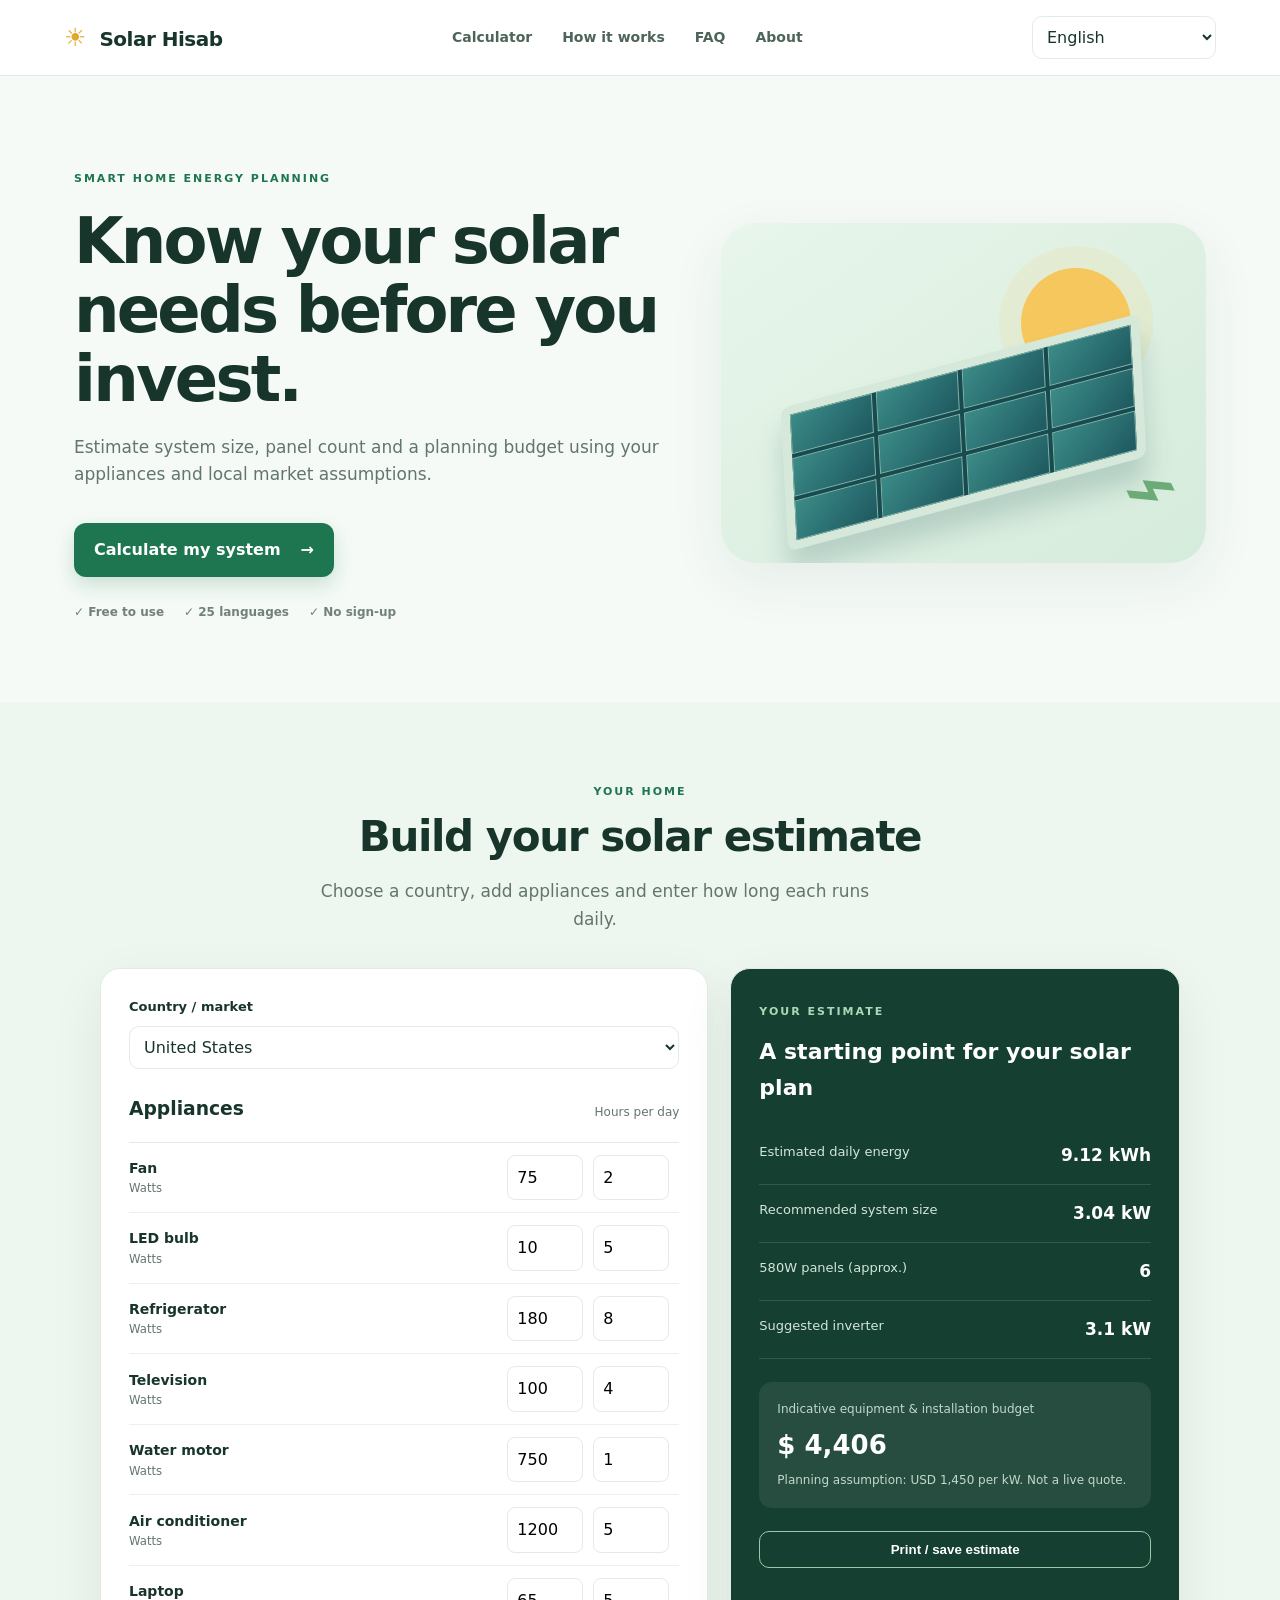
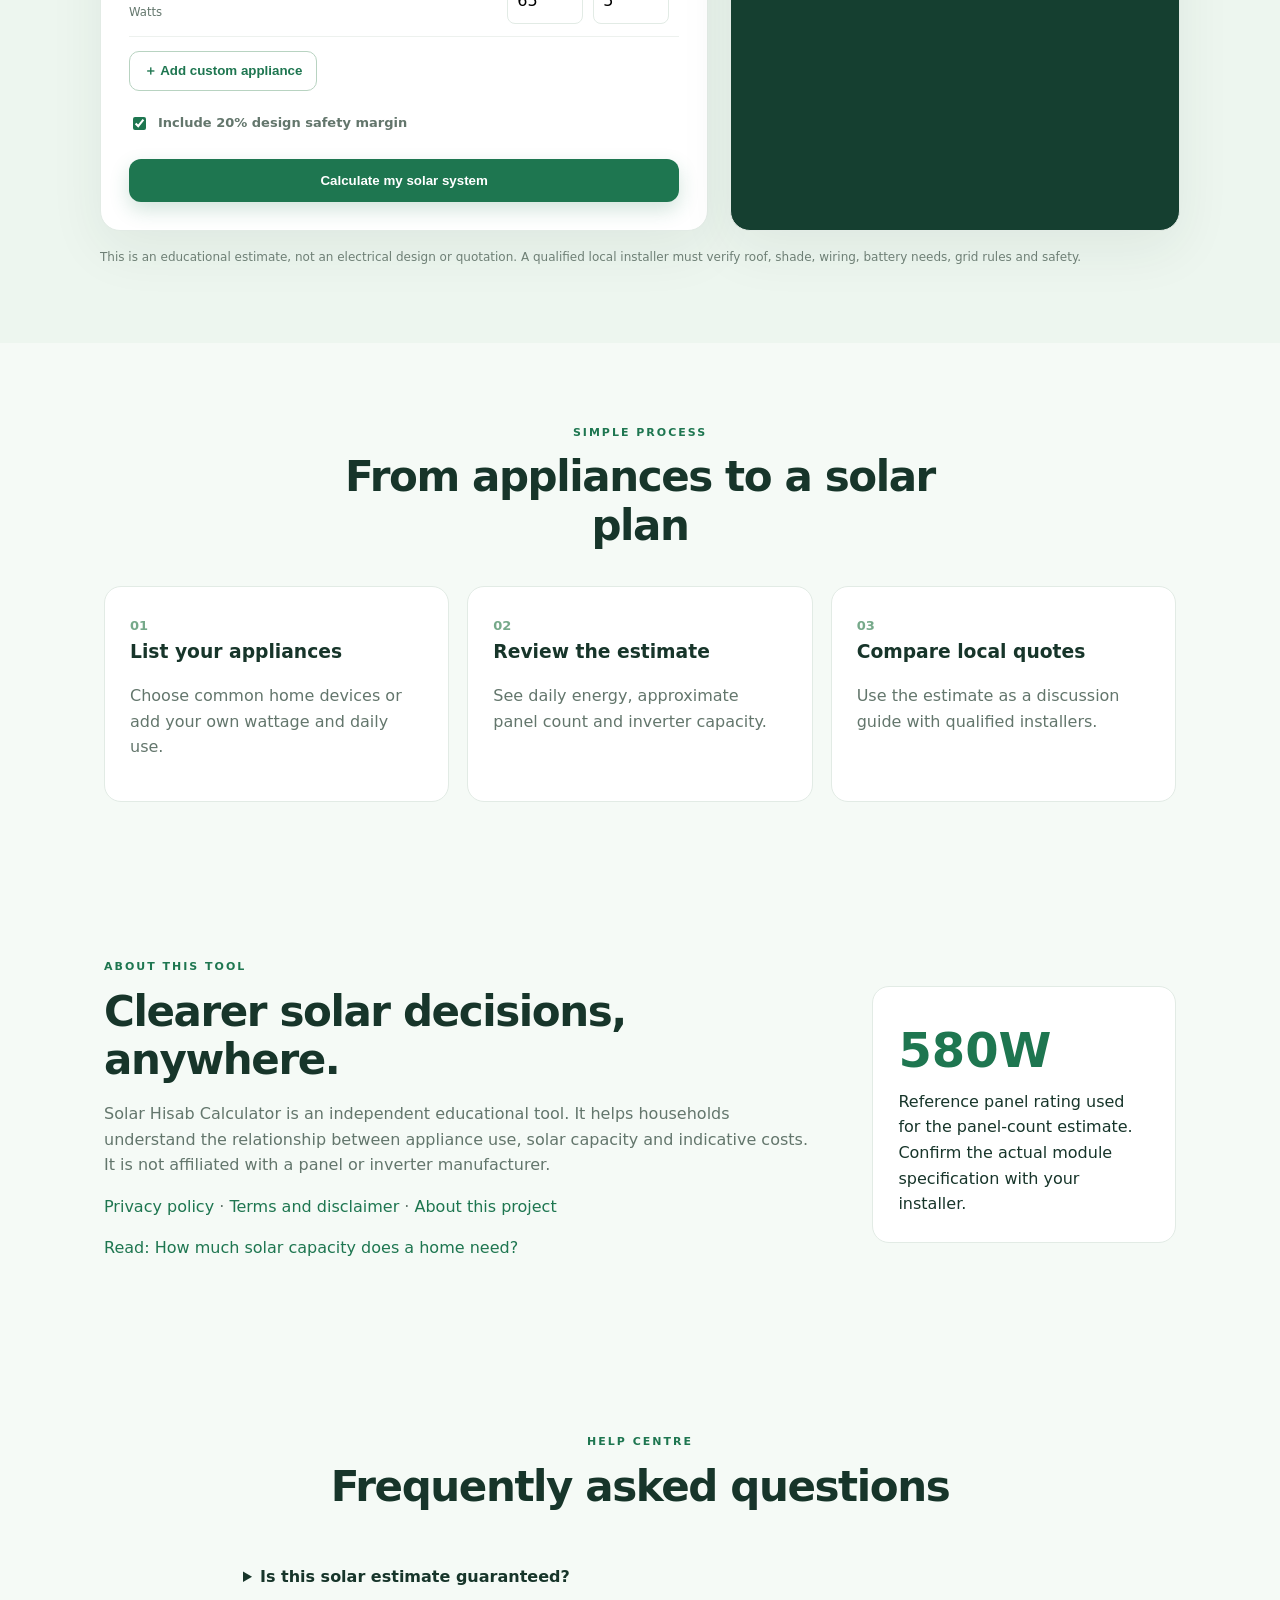
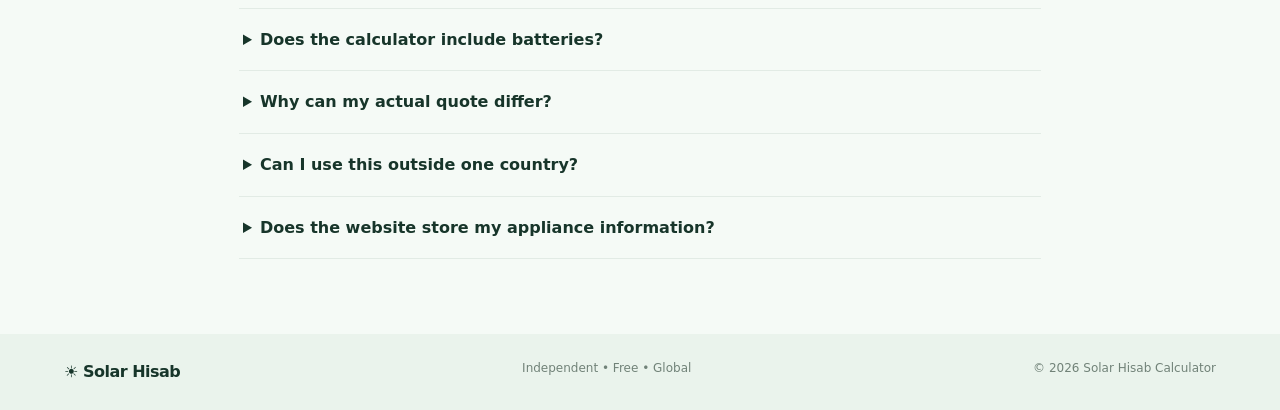
<file: index.html>
<!doctype html>
<html lang="en">
<head>
<meta charset="utf-8">
<meta name="viewport" content="width=device-width,initial-scale=1">
<title>Solar Hisab Calculator | Free Solar Panel Size & Cost Estimator</title>
<meta name="description" content="Estimate household solar energy use, system size, 580W panel count and an indicative local budget. Free global solar calculator in 25 languages.">
<meta name="robots" content="index,follow,max-image-preview:large">
<link rel="canonical" href="https://zeshan37405.github.io/SolarHisabCalculater/">
<link rel="sitemap" type="application/xml" href="./sitemap.xml">
<meta property="og:type" content="website">
<meta property="og:title" content="Solar Hisab Calculator">
<meta property="og:description" content="Plan your home solar system with a free multilingual calculator.">
<meta property="og:url" content="https://zeshan37405.github.io/SolarHisabCalculater/">
<meta name="theme-color" content="#f5faf6">
<link rel="stylesheet" href="style.css">
<script type="application/ld+json">{"@context":"https://schema.org","@type":"WebApplication","name":"Solar Hisab Calculator","url":"https://zeshan37405.github.io/SolarHisabCalculater/","applicationCategory":"UtilitiesApplication","operatingSystem":"Any","offers":{"@type":"Offer","price":"0","priceCurrency":"USD"},"description":"A free educational tool for household solar system sizing and cost planning."}</script>
<script defer src="translations.js"></script>
<script defer src="script.js"></script>
</head>
<body>
<header class="top">
<a class="brand" href="./"><span class="brand-mark">☀</span> Solar Hisab</a>
<nav id="mainNav"><a href="#calculator" data-i18n="navCalc">Calculator</a><a href="#how" data-i18n="navHow">How it works</a><a href="#faq">FAQ</a><a href="about.html">About</a></nav>
<div class="tools"><select id="language" aria-label="Choose language"></select><button class="menu" id="menuBtn" aria-label="Open navigation" aria-expanded="false">☰</button></div>
</header>
<main>
<section class="hero">
<div class="hero-copy"><span class="eyebrow" data-i18n="eyebrow">SMART HOME ENERGY PLANNING</span><h1 data-i18n="heroTitle">Know your solar needs before you invest.</h1><p data-i18n="heroText">Estimate system size, panel count and a planning budget using your appliances and local market assumptions.</p><a class="primary" href="#calculator" data-i18n="start">Calculate my system <span>→</span></a><div class="trust"><span>✓ Free to use</span><span>✓ 25 languages</span><span>✓ No sign-up</span></div></div>
<div class="hero-art" aria-hidden="true"><div class="sun"></div><div class="panel"><i></i><i></i><i></i><i></i><i></i><i></i><i></i><i></i><i></i><i></i><i></i><i></i></div><div class="leaf">⌁</div></div>
</section>
<section class="calculator section" id="calculator">
<div class="section-head"><span class="eyebrow">YOUR HOME</span><h2 data-i18n="calcTitle">Build your solar estimate</h2><p data-i18n="calcIntro">Choose a country, add appliances and enter how long each runs daily.</p></div>
<div class="calc-grid">
<div class="form-card">
<label for="country" data-i18n="country">Country / market</label><select id="country"></select>
<div class="appliance-head"><h3 data-i18n="appliances">Appliances</h3><span data-i18n="dailyHours">Hours per day</span></div>
<div id="appliances"></div>
<div class="add-row"><button id="addCustom" class="outline" type="button">＋ Add custom appliance</button></div>
<label class="safety-label"><input type="checkbox" id="safety" checked><span data-i18n="safety">Include 20% design safety margin</span></label>
<button id="calculate" class="primary full" type="button" data-i18n="calculate">Calculate my solar system</button>
</div>
<div class="result-card" aria-live="polite"><span class="eyebrow" data-i18n="estimate">YOUR ESTIMATE</span><h3 data-i18n="resultTitle">A starting point for your solar plan</h3>
<div class="metric"><span data-i18n="dailyUse">Estimated daily energy</span><strong id="daily">0 kWh</strong></div>
<div class="metric"><span data-i18n="systemSize">Recommended system size</span><strong id="system">0 kW</strong></div>
<div class="metric"><span data-i18n="panelCount">580W panels (approx.)</span><strong id="panels">0</strong></div>
<div class="metric"><span data-i18n="inverter">Suggested inverter</span><strong id="inverter">0 kW</strong></div>
<div class="budget"><span data-i18n="budget">Indicative equipment & installation budget</span><strong id="cost">—</strong><small id="costNote">Planning estimate only; local quotes may vary.</small></div>
<button id="print" class="outline full" type="button" data-i18n="print">Print / save estimate</button>
</div></div>
<p class="disclaimer" data-i18n="disclaimer">This is an educational estimate, not an electrical design or quotation. A qualified local installer must verify roof, shade, wiring, battery needs, grid rules and safety.</p>
</section>
<section class="section how" id="how"><div class="section-head"><span class="eyebrow">SIMPLE PROCESS</span><h2 data-i18n="howTitle">From appliances to a solar plan</h2></div><div class="steps">
<article><b>01</b><h3 data-i18n="step1">List your appliances</h3><p>Choose common home devices or add your own wattage and daily use.</p></article>
<article><b>02</b><h3 data-i18n="step2">Review the estimate</h3><p>See daily energy, approximate panel count and inverter capacity.</p></article>
<article><b>03</b><h3 data-i18n="step3">Compare local quotes</h3><p>Use the estimate as a discussion guide with qualified installers.</p></article>
</div></section>
<section class="section info" id="about"><div><span class="eyebrow">ABOUT THIS TOOL</span><h2 data-i18n="aboutTitle">Clearer solar decisions, anywhere.</h2><p data-i18n="aboutText">Solar Hisab Calculator is an independent educational tool. It helps households understand the relationship between appliance use, solar capacity and indicative costs. It is not affiliated with a panel or inverter manufacturer.</p><p><a href="privacy.html">Privacy policy</a> · <a href="terms.html">Terms and disclaimer</a> · <a href="about.html">About this project</a></p><p><a href="blog/ghar-ke-liye-solar-kitne-ka-lagega.html">Read: How much solar capacity does a home need?</a></p></div><div class="info-card"><strong>580W</strong><span>Reference panel rating used for the panel-count estimate. Confirm the actual module specification with your installer.</span></div></section>
<section class="section faq" id="faq"><div class="section-head"><span class="eyebrow">HELP CENTRE</span><h2>Frequently asked questions</h2></div>
<details><summary>Is this solar estimate guaranteed?</summary><p>No. It is a preliminary estimate based on your inputs and simplified assumptions. A site survey and electrical design are essential.</p></details>
<details><summary>Does the calculator include batteries?</summary><p>No. Battery sizing depends on backup loads, required hours, battery chemistry, usable capacity and inverter compatibility. Ask a qualified installer to design storage separately.</p></details>
<details><summary>Why can my actual quote differ?</summary><p>Prices depend on equipment brands, taxes, labor, roof structure, mounting, wiring, permits, grid connection and local market conditions.</p></details>
<details><summary>Can I use this outside one country?</summary><p>Yes. Select one of the listed markets. Country cost figures are broad planning assumptions, not live supplier prices.</p></details>
<details><summary>Does the website store my appliance information?</summary><p>The calculator processes your entries in your browser. It does not require an account or send appliance entries to a project server.</p></details>
</section>
</main>
<footer><a class="brand" href="./">☀ Solar Hisab</a><span>Independent • Free • Global</span><span>© <span id="year"></span> Solar Hisab Calculator</span></footer>
</body></html>
</file>
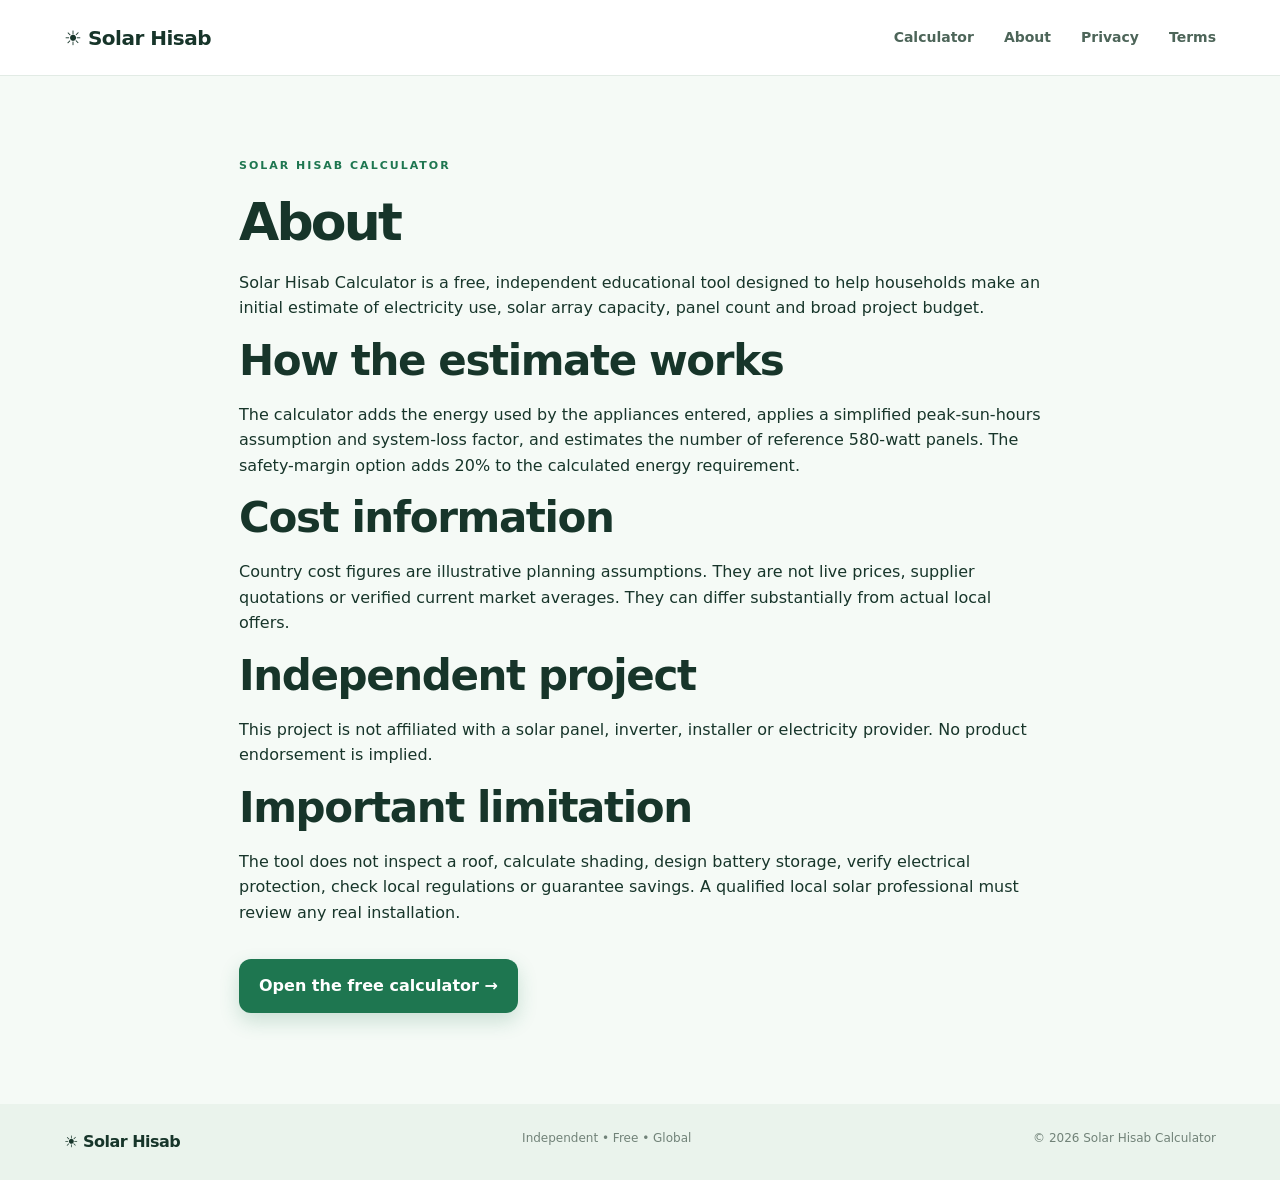
<file: about.html>
<!doctype html>
<html lang="en"><head><meta charset="utf-8"><meta name="viewport" content="width=device-width,initial-scale=1"><title>About | Solar Hisab Calculator</title><meta name="description" content="Learn about Solar Hisab Calculator, its purpose, assumptions and limitations."><meta name="robots" content="index,follow"><link rel="canonical" href="https://zeshan37405.github.io/SolarHisabCalculater/about.html"><link rel="stylesheet" href="style.css"></head><body><header class="top"><a class="brand" href="./">☀ Solar Hisab</a><nav><a href="./#calculator">Calculator</a><a href="about.html">About</a><a href="privacy.html">Privacy</a><a href="terms.html">Terms</a></nav></header><main class="section" style="max-width:850px"><span class="eyebrow">SOLAR HISAB CALCULATOR</span><h1 style="font-size:clamp(36px,5vw,52px)">About</h1><p>Solar Hisab Calculator is a free, independent educational tool designed to help households make an initial estimate of electricity use, solar array capacity, panel count and broad project budget.</p><h2>How the estimate works</h2><p>The calculator adds the energy used by the appliances entered, applies a simplified peak-sun-hours assumption and system-loss factor, and estimates the number of reference 580-watt panels. The safety-margin option adds 20% to the calculated energy requirement.</p><h2>Cost information</h2><p>Country cost figures are illustrative planning assumptions. They are not live prices, supplier quotations or verified current market averages. They can differ substantially from actual local offers.</p><h2>Independent project</h2><p>This project is not affiliated with a solar panel, inverter, installer or electricity provider. No product endorsement is implied.</p><h2>Important limitation</h2><p>The tool does not inspect a roof, calculate shading, design battery storage, verify electrical protection, check local regulations or guarantee savings. A qualified local solar professional must review any real installation.</p><p><a class="primary" href="./#calculator">Open the free calculator →</a></p></main><footer><a class="brand" href="./">☀ Solar Hisab</a><span>Independent • Free • Global</span><span>© 2026 Solar Hisab Calculator</span></footer></body></html>
</file>
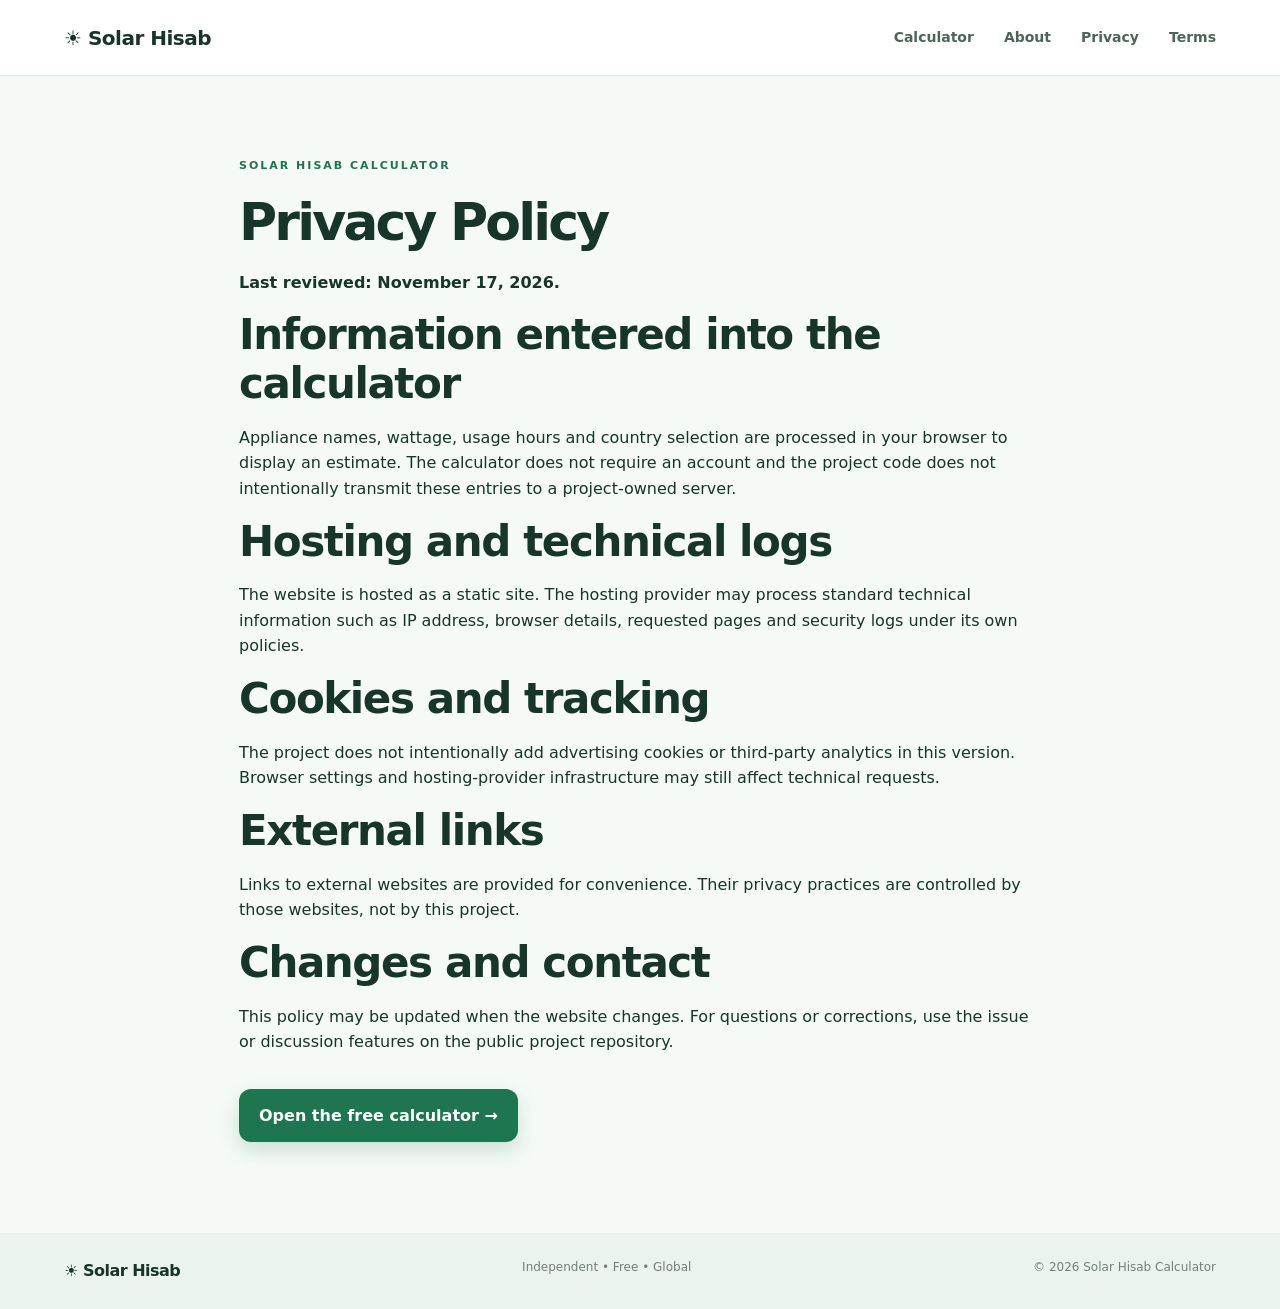
<file: privacy.html>
<!doctype html>
<html lang="en"><head><meta charset="utf-8"><meta name="viewport" content="width=device-width,initial-scale=1"><title>Privacy Policy | Solar Hisab Calculator</title><meta name="description" content="Privacy information for the Solar Hisab Calculator static website."><meta name="robots" content="index,follow"><link rel="canonical" href="https://zeshan37405.github.io/SolarHisabCalculater/privacy.html"><link rel="stylesheet" href="style.css"></head><body><header class="top"><a class="brand" href="./">☀ Solar Hisab</a><nav><a href="./#calculator">Calculator</a><a href="about.html">About</a><a href="privacy.html">Privacy</a><a href="terms.html">Terms</a></nav></header><main class="section" style="max-width:850px"><span class="eyebrow">SOLAR HISAB CALCULATOR</span><h1 style="font-size:clamp(36px,5vw,52px)">Privacy Policy</h1><p><strong>Last reviewed: November 17, 2026.</strong></p><h2>Information entered into the calculator</h2><p>Appliance names, wattage, usage hours and country selection are processed in your browser to display an estimate. The calculator does not require an account and the project code does not intentionally transmit these entries to a project-owned server.</p><h2>Hosting and technical logs</h2><p>The website is hosted as a static site. The hosting provider may process standard technical information such as IP address, browser details, requested pages and security logs under its own policies.</p><h2>Cookies and tracking</h2><p>The project does not intentionally add advertising cookies or third-party analytics in this version. Browser settings and hosting-provider infrastructure may still affect technical requests.</p><h2>External links</h2><p>Links to external websites are provided for convenience. Their privacy practices are controlled by those websites, not by this project.</p><h2>Changes and contact</h2><p>This policy may be updated when the website changes. For questions or corrections, use the issue or discussion features on the public project repository.</p><p><a class="primary" href="./#calculator">Open the free calculator →</a></p></main><footer><a class="brand" href="./">☀ Solar Hisab</a><span>Independent • Free • Global</span><span>© 2026 Solar Hisab Calculator</span></footer></body></html>
</file>
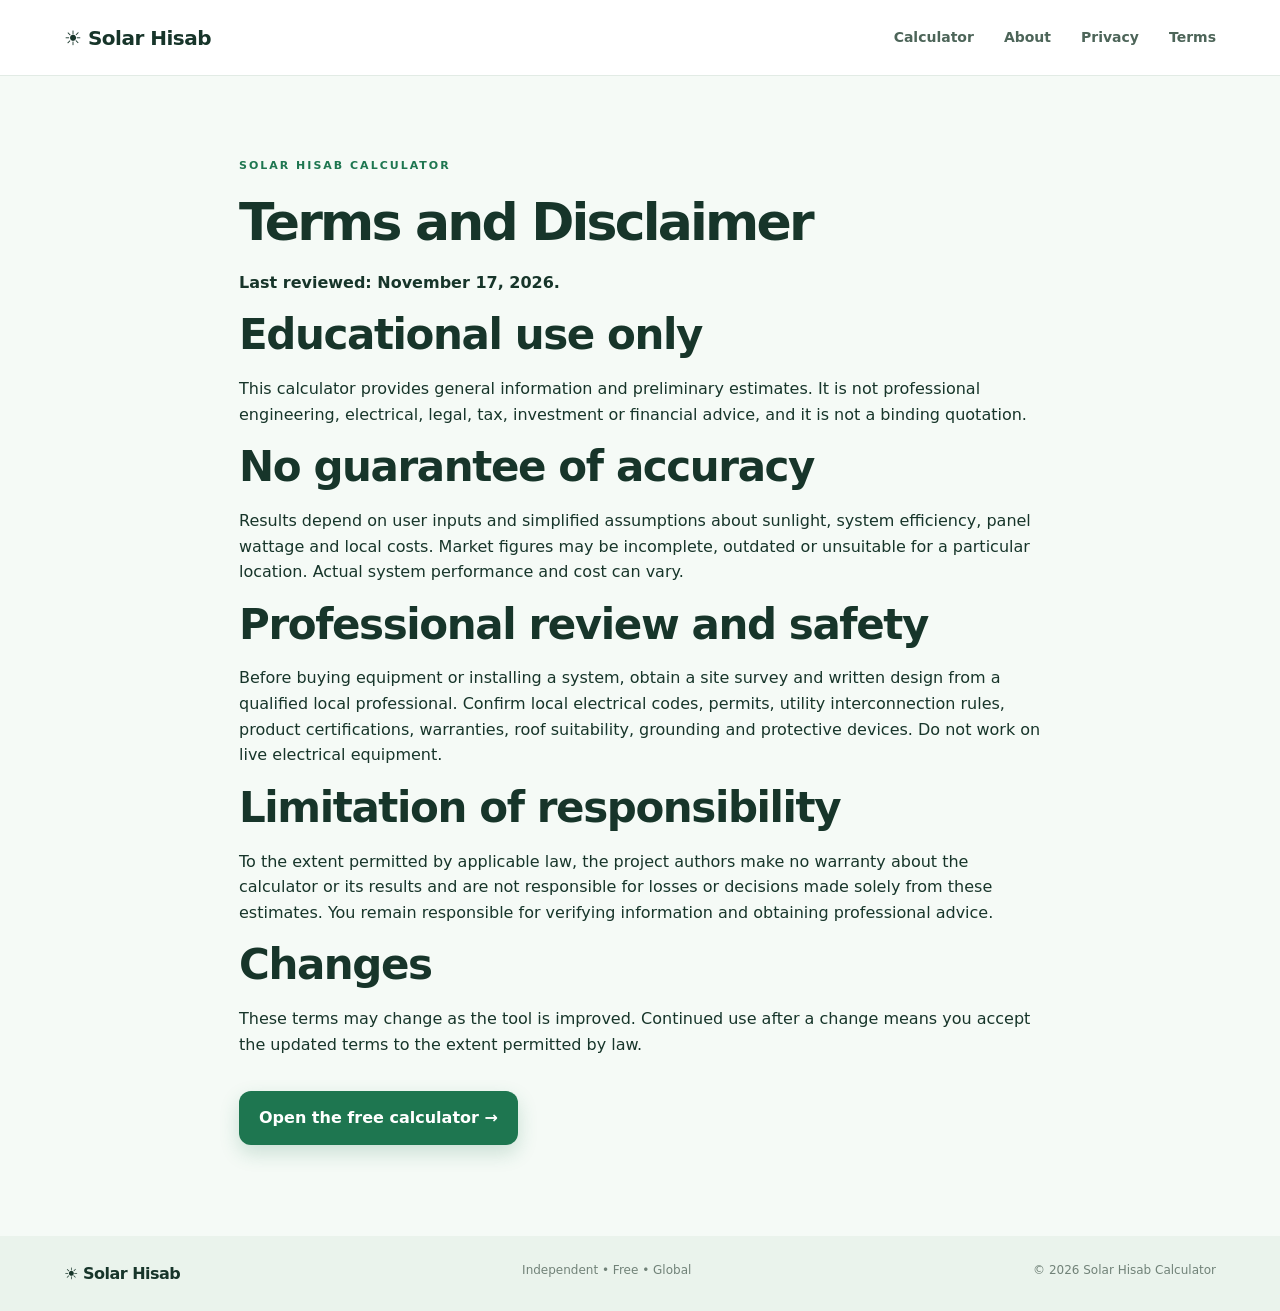
<file: terms.html>
<!doctype html>
<html lang="en"><head><meta charset="utf-8"><meta name="viewport" content="width=device-width,initial-scale=1"><title>Terms and Disclaimer | Solar Hisab Calculator</title><meta name="description" content="Terms, estimation limitations and safety disclaimer for Solar Hisab Calculator."><meta name="robots" content="index,follow"><link rel="canonical" href="https://zeshan37405.github.io/SolarHisabCalculater/terms.html"><link rel="stylesheet" href="style.css"></head><body><header class="top"><a class="brand" href="./">☀ Solar Hisab</a><nav><a href="./#calculator">Calculator</a><a href="about.html">About</a><a href="privacy.html">Privacy</a><a href="terms.html">Terms</a></nav></header><main class="section" style="max-width:850px"><span class="eyebrow">SOLAR HISAB CALCULATOR</span><h1 style="font-size:clamp(36px,5vw,52px)">Terms and Disclaimer</h1><p><strong>Last reviewed: November 17, 2026.</strong></p><h2>Educational use only</h2><p>This calculator provides general information and preliminary estimates. It is not professional engineering, electrical, legal, tax, investment or financial advice, and it is not a binding quotation.</p><h2>No guarantee of accuracy</h2><p>Results depend on user inputs and simplified assumptions about sunlight, system efficiency, panel wattage and local costs. Market figures may be incomplete, outdated or unsuitable for a particular location. Actual system performance and cost can vary.</p><h2>Professional review and safety</h2><p>Before buying equipment or installing a system, obtain a site survey and written design from a qualified local professional. Confirm local electrical codes, permits, utility interconnection rules, product certifications, warranties, roof suitability, grounding and protective devices. Do not work on live electrical equipment.</p><h2>Limitation of responsibility</h2><p>To the extent permitted by applicable law, the project authors make no warranty about the calculator or its results and are not responsible for losses or decisions made solely from these estimates. You remain responsible for verifying information and obtaining professional advice.</p><h2>Changes</h2><p>These terms may change as the tool is improved. Continued use after a change means you accept the updated terms to the extent permitted by law.</p><p><a class="primary" href="./#calculator">Open the free calculator →</a></p></main><footer><a class="brand" href="./">☀ Solar Hisab</a><span>Independent • Free • Global</span><span>© 2026 Solar Hisab Calculator</span></footer></body></html>
</file>
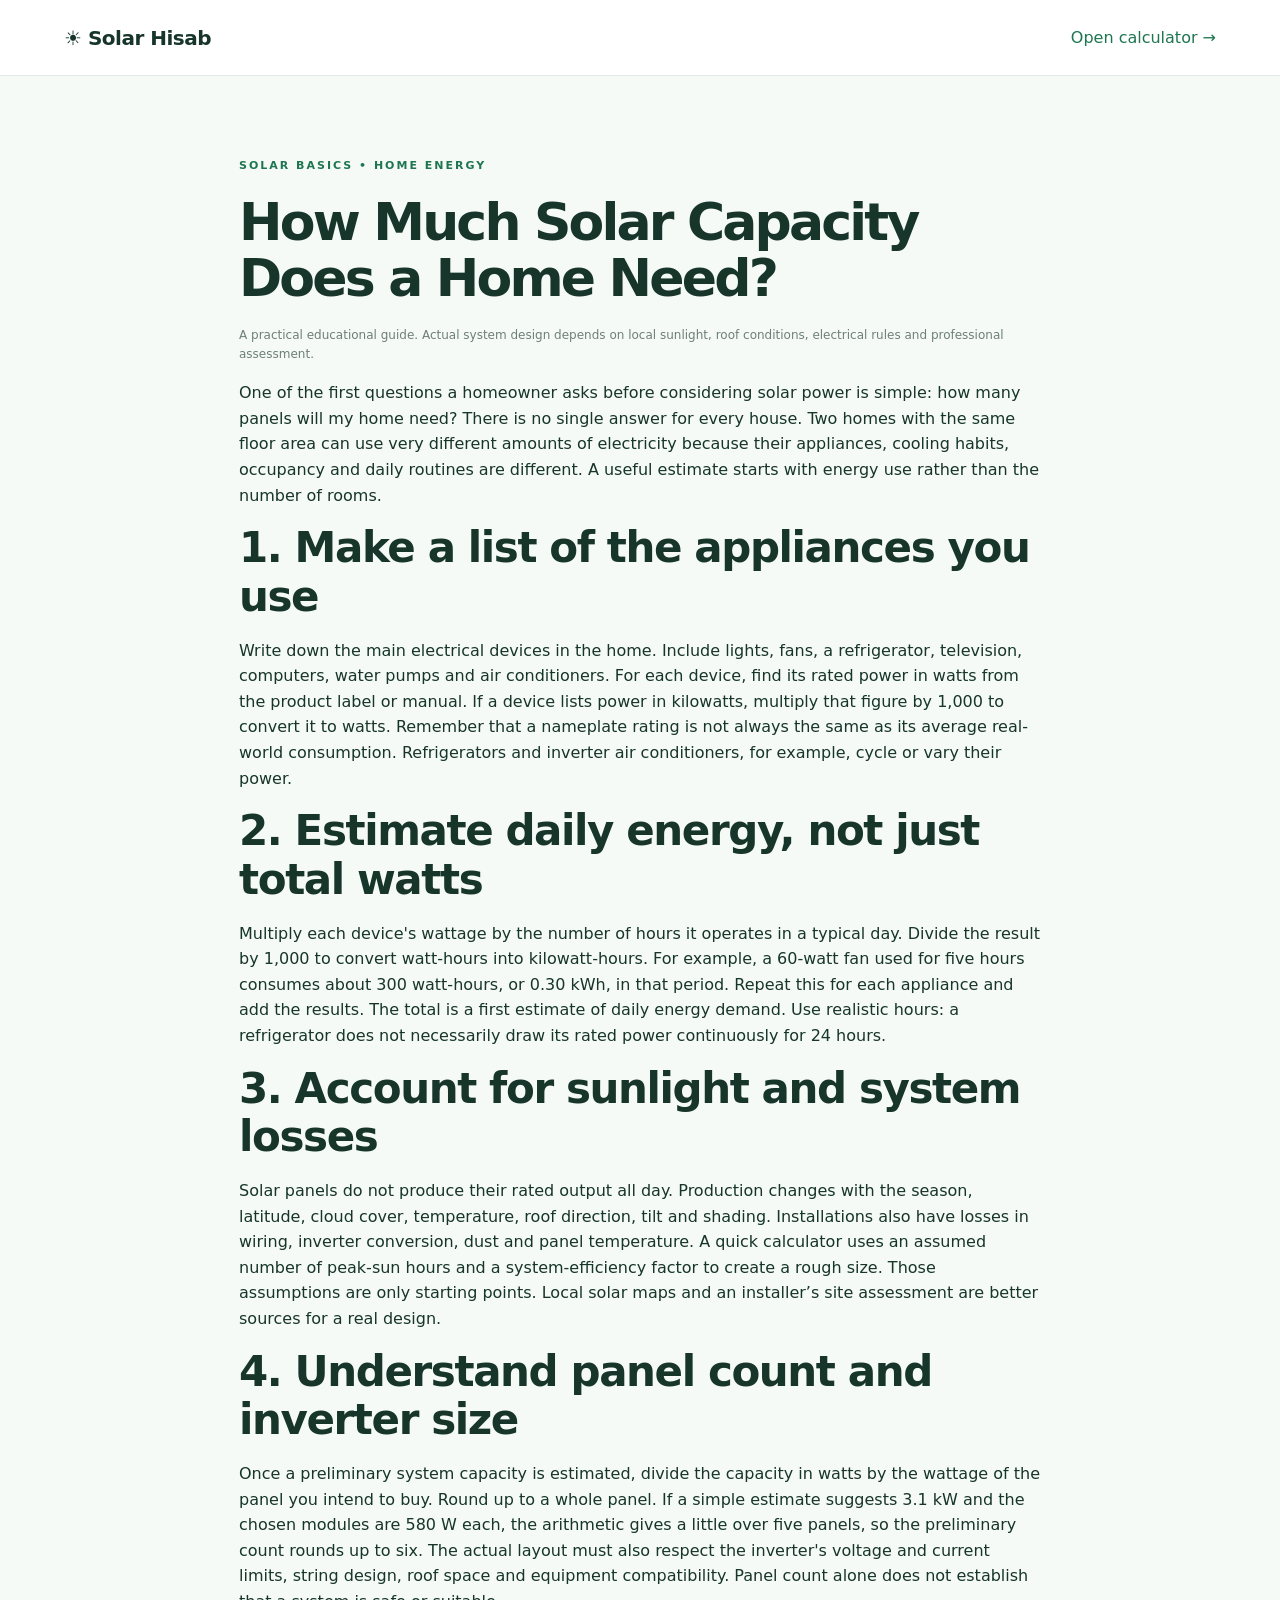
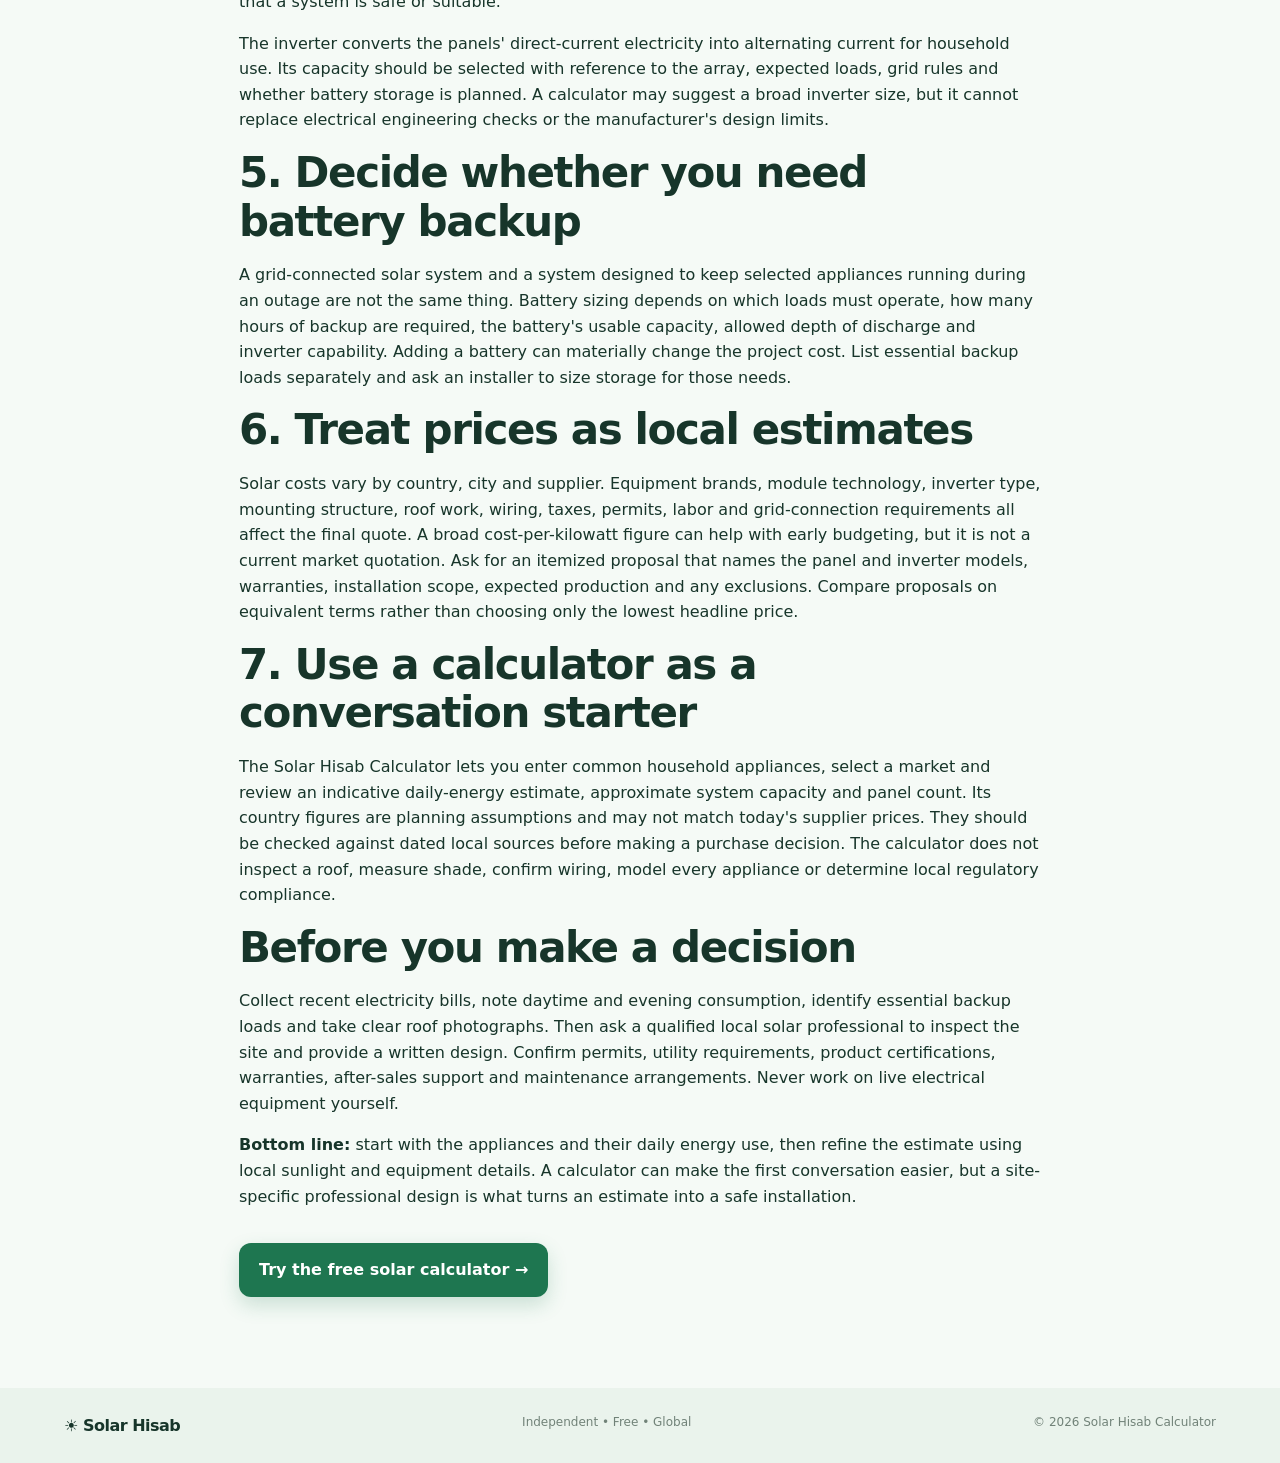
<file: blog/ghar-ke-liye-solar-kitne-ka-lagega.html>
<!doctype html>
<html lang="en"><head><meta charset="utf-8"><meta name="viewport" content="width=device-width,initial-scale=1"><title>How Much Solar Does a Home Need? A Practical Guide</title><meta name="description" content="Learn how to estimate home solar capacity from appliance wattage, daily hours, sunlight and system losses."><link rel="canonical" href="https://zeshan37405.github.io/SolarHisabCalculater/blog/ghar-ke-liye-solar-kitne-ka-lagega.html"><link rel="stylesheet" href="../style.css"></head><body><header class="top"><a class="brand" href="../">☀ Solar Hisab</a><a href="../#calculator">Open calculator →</a></header><main class="section" style="max-width:850px"><span class="eyebrow">SOLAR BASICS • HOME ENERGY</span><h1 style="font-size:clamp(36px,5vw,52px)">How Much Solar Capacity Does a Home Need?</h1><p class="disclaimer">A practical educational guide. Actual system design depends on local sunlight, roof conditions, electrical rules and professional assessment.</p>
<p>One of the first questions a homeowner asks before considering solar power is simple: how many panels will my home need? There is no single answer for every house. Two homes with the same floor area can use very different amounts of electricity because their appliances, cooling habits, occupancy and daily routines are different. A useful estimate starts with energy use rather than the number of rooms.</p>
<h2>1. Make a list of the appliances you use</h2>
<p>Write down the main electrical devices in the home. Include lights, fans, a refrigerator, television, computers, water pumps and air conditioners. For each device, find its rated power in watts from the product label or manual. If a device lists power in kilowatts, multiply that figure by 1,000 to convert it to watts. Remember that a nameplate rating is not always the same as its average real-world consumption. Refrigerators and inverter air conditioners, for example, cycle or vary their power.</p>
<h2>2. Estimate daily energy, not just total watts</h2>
<p>Multiply each device's wattage by the number of hours it operates in a typical day. Divide the result by 1,000 to convert watt-hours into kilowatt-hours. For example, a 60-watt fan used for five hours consumes about 300 watt-hours, or 0.30 kWh, in that period. Repeat this for each appliance and add the results. The total is a first estimate of daily energy demand. Use realistic hours: a refrigerator does not necessarily draw its rated power continuously for 24 hours.</p>
<h2>3. Account for sunlight and system losses</h2>
<p>Solar panels do not produce their rated output all day. Production changes with the season, latitude, cloud cover, temperature, roof direction, tilt and shading. Installations also have losses in wiring, inverter conversion, dust and panel temperature. A quick calculator uses an assumed number of peak-sun hours and a system-efficiency factor to create a rough size. Those assumptions are only starting points. Local solar maps and an installer’s site assessment are better sources for a real design.</p>
<h2>4. Understand panel count and inverter size</h2>
<p>Once a preliminary system capacity is estimated, divide the capacity in watts by the wattage of the panel you intend to buy. Round up to a whole panel. If a simple estimate suggests 3.1 kW and the chosen modules are 580 W each, the arithmetic gives a little over five panels, so the preliminary count rounds up to six. The actual layout must also respect the inverter's voltage and current limits, string design, roof space and equipment compatibility. Panel count alone does not establish that a system is safe or suitable.</p>
<p>The inverter converts the panels' direct-current electricity into alternating current for household use. Its capacity should be selected with reference to the array, expected loads, grid rules and whether battery storage is planned. A calculator may suggest a broad inverter size, but it cannot replace electrical engineering checks or the manufacturer's design limits.</p>
<h2>5. Decide whether you need battery backup</h2>
<p>A grid-connected solar system and a system designed to keep selected appliances running during an outage are not the same thing. Battery sizing depends on which loads must operate, how many hours of backup are required, the battery's usable capacity, allowed depth of discharge and inverter capability. Adding a battery can materially change the project cost. List essential backup loads separately and ask an installer to size storage for those needs.</p>
<h2>6. Treat prices as local estimates</h2>
<p>Solar costs vary by country, city and supplier. Equipment brands, module technology, inverter type, mounting structure, roof work, wiring, taxes, permits, labor and grid-connection requirements all affect the final quote. A broad cost-per-kilowatt figure can help with early budgeting, but it is not a current market quotation. Ask for an itemized proposal that names the panel and inverter models, warranties, installation scope, expected production and any exclusions. Compare proposals on equivalent terms rather than choosing only the lowest headline price.</p>
<h2>7. Use a calculator as a conversation starter</h2>
<p>The Solar Hisab Calculator lets you enter common household appliances, select a market and review an indicative daily-energy estimate, approximate system capacity and panel count. Its country figures are planning assumptions and may not match today's supplier prices. They should be checked against dated local sources before making a purchase decision. The calculator does not inspect a roof, measure shade, confirm wiring, model every appliance or determine local regulatory compliance.</p>
<h2>Before you make a decision</h2>
<p>Collect recent electricity bills, note daytime and evening consumption, identify essential backup loads and take clear roof photographs. Then ask a qualified local solar professional to inspect the site and provide a written design. Confirm permits, utility requirements, product certifications, warranties, after-sales support and maintenance arrangements. Never work on live electrical equipment yourself.</p>
<p><strong>Bottom line:</strong> start with the appliances and their daily energy use, then refine the estimate using local sunlight and equipment details. A calculator can make the first conversation easier, but a site-specific professional design is what turns an estimate into a safe installation.</p><p><a class="primary" href="../#calculator">Try the free solar calculator →</a></p></main><footer><a class="brand" href="../">☀ Solar Hisab</a><span>Independent • Free • Global</span><span>© 2026 Solar Hisab Calculator</span></footer></body></html>
</file>
<file: style.css>
:root{--ink:#17352a;--muted:#63766c;--green:#1e7650;--lime:#dff2e5;--line:#e2ebe5;--paper:#fff;--bg:#f5faf6;--shadow:0 18px 55px #17352a12}*{box-sizing:border-box}html{scroll-behavior:smooth}body{margin:0;background:var(--bg);color:var(--ink);font:16px/1.6 Inter,ui-sans-serif,system-ui,-apple-system,"Segoe UI",sans-serif}.top{height:76px;padding:0 max(5vw,22px);display:flex;align-items:center;justify-content:space-between;background:#ffffffed;border-bottom:1px solid var(--line);position:sticky;top:0;z-index:5;backdrop-filter:blur(12px)}.brand{font-weight:800;font-size:20px;color:var(--ink);text-decoration:none;letter-spacing:-.5px}.brand-mark{color:#e2a72b;font-size:25px;margin-right:7px}.top nav{display:flex;gap:30px}.top nav a, a{color:var(--green);text-decoration:none}.top nav a{color:#4d6559;font-weight:600;font-size:14px}.tools{display:flex;gap:10px;align-items:center}.tools select,select,input{font:inherit}.tools select,.form-card select{border:1px solid var(--line);border-radius:10px;padding:10px;background:#fff;color:var(--ink)}.menu{display:none;border:0;background:none;font-size:22px}.hero{max-width:1180px;margin:0 auto;padding:88px 24px 80px;display:grid;grid-template-columns:1.1fr .9fr;gap:55px;align-items:center;min-height:510px}.eyebrow{font-size:11px;letter-spacing:2px;font-weight:800;color:var(--green)}h1{font-size:clamp(42px,5vw,64px);line-height:1.08;letter-spacing:-2.8px;margin:17px 0 20px;max-width:680px}h2{font-size:clamp(30px,3.3vw,42px);line-height:1.16;letter-spacing:-1.4px;margin:10px 0 12px}h3{margin:0 0 8px}.hero-copy>p,.section-head p{color:var(--muted);max-width:590px;font-size:17px}.primary{display:inline-flex;align-items:center;gap:20px;background:var(--green);color:#fff;border:0;border-radius:12px;padding:14px 20px;font-weight:750;cursor:pointer;margin-top:18px;box-shadow:0 8px 20px #1e765033}.primary:hover{background:#165d3e}.trust{display:flex;gap:20px;margin-top:26px;color:#718278;font-size:12px;font-weight:650}.hero-art{height:340px;position:relative;border-radius:35px;background:linear-gradient(145deg,#e8f6eb,#d5ebdb);overflow:hidden;box-shadow:var(--shadow)}.sun{position:absolute;width:110px;height:110px;border-radius:50%;background:#f6c75c;right:75px;top:45px;box-shadow:0 0 0 22px #f6c75c22}.panel{position:absolute;left:13%;bottom:58px;width:74%;height:145px;transform:skewY(-12deg) rotate(-3deg);background:#174b50;border:9px solid #d5e8da;border-radius:9px;display:grid;grid-template-columns:repeat(4,1fr);grid-template-rows:repeat(3,1fr);gap:4px;box-shadow:0 22px 25px #174b5030}.panel i{background:linear-gradient(135deg,#3b8b88,#1e5960);border:1px solid #80b6a9}.leaf{position:absolute;bottom:4px;right:30px;font-size:90px;color:#6caa78;transform:rotate(-25deg)}.section{max-width:1120px;margin:0 auto;padding:75px 24px}.calculator{max-width:none;background:#edf6ef;padding-left:max(calc((100% - 1120px)/2),24px);padding-right:max(calc((100% - 1120px)/2),24px)}.section-head{text-align:center;margin:0 auto 35px;max-width:680px}.calc-grid{display:grid;grid-template-columns:1.15fr .85fr;gap:22px;max-width:1080px;margin:auto}.form-card,.result-card{background:#fff;border:1px solid var(--line);border-radius:20px;padding:28px;box-shadow:var(--shadow)}.form-card>label{display:block;font-size:13px;font-weight:750;margin-bottom:8px}.form-card>select{width:100%;margin-bottom:25px}.appliance-head{display:flex;justify-content:space-between;align-items:center;border-bottom:1px solid var(--line);padding-bottom:10px}.appliance-head span{font-size:12px;color:var(--muted)}.appliance{display:grid;grid-template-columns:1fr 85px 80px;gap:10px;align-items:center;padding:12px 0;border-bottom:1px solid #edf1ee}.appliance label{font-weight:650;font-size:14px}.appliance small{display:block;color:var(--muted);font-weight:400}.appliance input{width:100%;min-width:0;border:1px solid var(--line);border-radius:8px;padding:9px}.add-row{padding:14px 0}.outline{border:1px solid #b8d3c1;background:#fff;color:var(--green);padding:10px 14px;border-radius:10px;font-weight:700;cursor:pointer}.safety-label{display:flex!important;gap:9px;align-items:center;font-weight:550!important;color:var(--muted);margin:8px 0 16px}.safety-label input{accent-color:var(--green)}.full{width:100%;justify-content:center}.result-card{background:#153f30;color:#fff}.result-card .eyebrow{color:#a9dbb9}.result-card h3{font-size:22px;margin:12px 0 22px}.metric{display:flex;justify-content:space-between;gap:12px;padding:15px 0;border-bottom:1px solid #ffffff22;color:#d3e6da;font-size:13px}.metric strong{color:#fff;font-size:17px;white-space:nowrap}.budget{margin:23px 0;padding:18px;border-radius:13px;background:#ffffff12;display:grid;gap:5px}.budget span,.budget small{font-size:12px;color:#c1d9cb}.budget strong{font-size:26px;color:#fff}.result-card .outline{border-color:#9bc8ab;color:#fff;background:transparent}.disclaimer{max-width:1080px;margin:17px auto 0;color:#6e7f75;font-size:12px}.steps{display:grid;grid-template-columns:repeat(3,1fr);gap:18px}.steps article,.info-card{background:#fff;border:1px solid var(--line);border-radius:17px;padding:25px}.steps b{color:#76a98a;font-size:13px}.steps p,.info p{color:var(--muted)}.info{display:grid;grid-template-columns:1.4fr .6fr;gap:60px;align-items:center}.info-card strong{display:block;font-size:48px;color:var(--green)}.faq{max-width:850px}.faq details{padding:18px 4px;border-bottom:1px solid var(--line)}.faq summary{font-weight:750;cursor:pointer}.faq details p,.legal p{color:var(--muted)}.legal{border-top:1px solid var(--line);padding-top:45px;padding-bottom:45px}.legal h2{font-size:22px;margin-top:20px}footer{padding:25px 5vw;background:#eaf3ec;display:flex;justify-content:space-between;gap:15px;flex-wrap:wrap;color:#718278;font-size:12px}footer .brand{font-size:16px;color:var(--ink)}[dir=rtl] body{text-align:right}[dir=rtl] .top nav,[dir=rtl] .tools{direction:rtl}[dir=rtl] .metric{flex-direction:row-reverse}@media(max-width:760px){.top{height:65px}.top nav{display:none}.menu{display:block}.hero{padding-top:55px;grid-template-columns:1fr;gap:35px}.hero-art{height:260px}.calc-grid,.info{grid-template-columns:1fr}.steps{grid-template-columns:1fr}.form-card,.result-card{padding:20px}.section{padding:55px 18px}.calculator{padding-left:18px;padding-right:18px}.trust{gap:10px;flex-wrap:wrap}h1{font-size:44px}.appliance{grid-template-columns:1fr 72px 72px}.info{gap:20px}}

/* Final responsive and accessibility refinements */
@media(max-width:760px){
 .top{height:auto;min-height:68px;flex-wrap:wrap;padding:12px 18px}
 .top nav{display:none;order:3;width:100%;padding:12px 0 4px;flex-direction:column;gap:12px}
 .top nav.open{display:flex}
 .menu{display:inline-flex;align-items:center;justify-content:center;padding:7px 9px;cursor:pointer}
 .hero{padding:54px 20px 48px;grid-template-columns:1fr;gap:28px}
 .hero-art{height:245px}
 .calc-grid{grid-template-columns:1fr}
 .form-card,.result-card{padding:20px}
 .section{padding:54px 18px}
 .calculator{padding-left:18px;padding-right:18px}
 .trust{gap:10px;flex-wrap:wrap}
 .steps{grid-template-columns:1fr}
}
.appliance{grid-template-columns:minmax(0,1fr) 76px 76px auto}
.remove-appliance{border:0;background:#fff0ef;color:#a43a32;border-radius:8px;font-size:20px;line-height:1;padding:7px 10px;cursor:pointer}
.remove-appliance:hover{background:#ffe1df}
@media(max-width:420px){.appliance{grid-template-columns:minmax(0,1fr) 62px 62px auto;gap:6px}.appliance input{padding:8px 5px;font-size:14px}}
[dir="rtl"] body{text-align:right}
[dir="rtl"] .top nav{direction:rtl}
[dir="rtl"] .appliance{direction:rtl}
</file>
